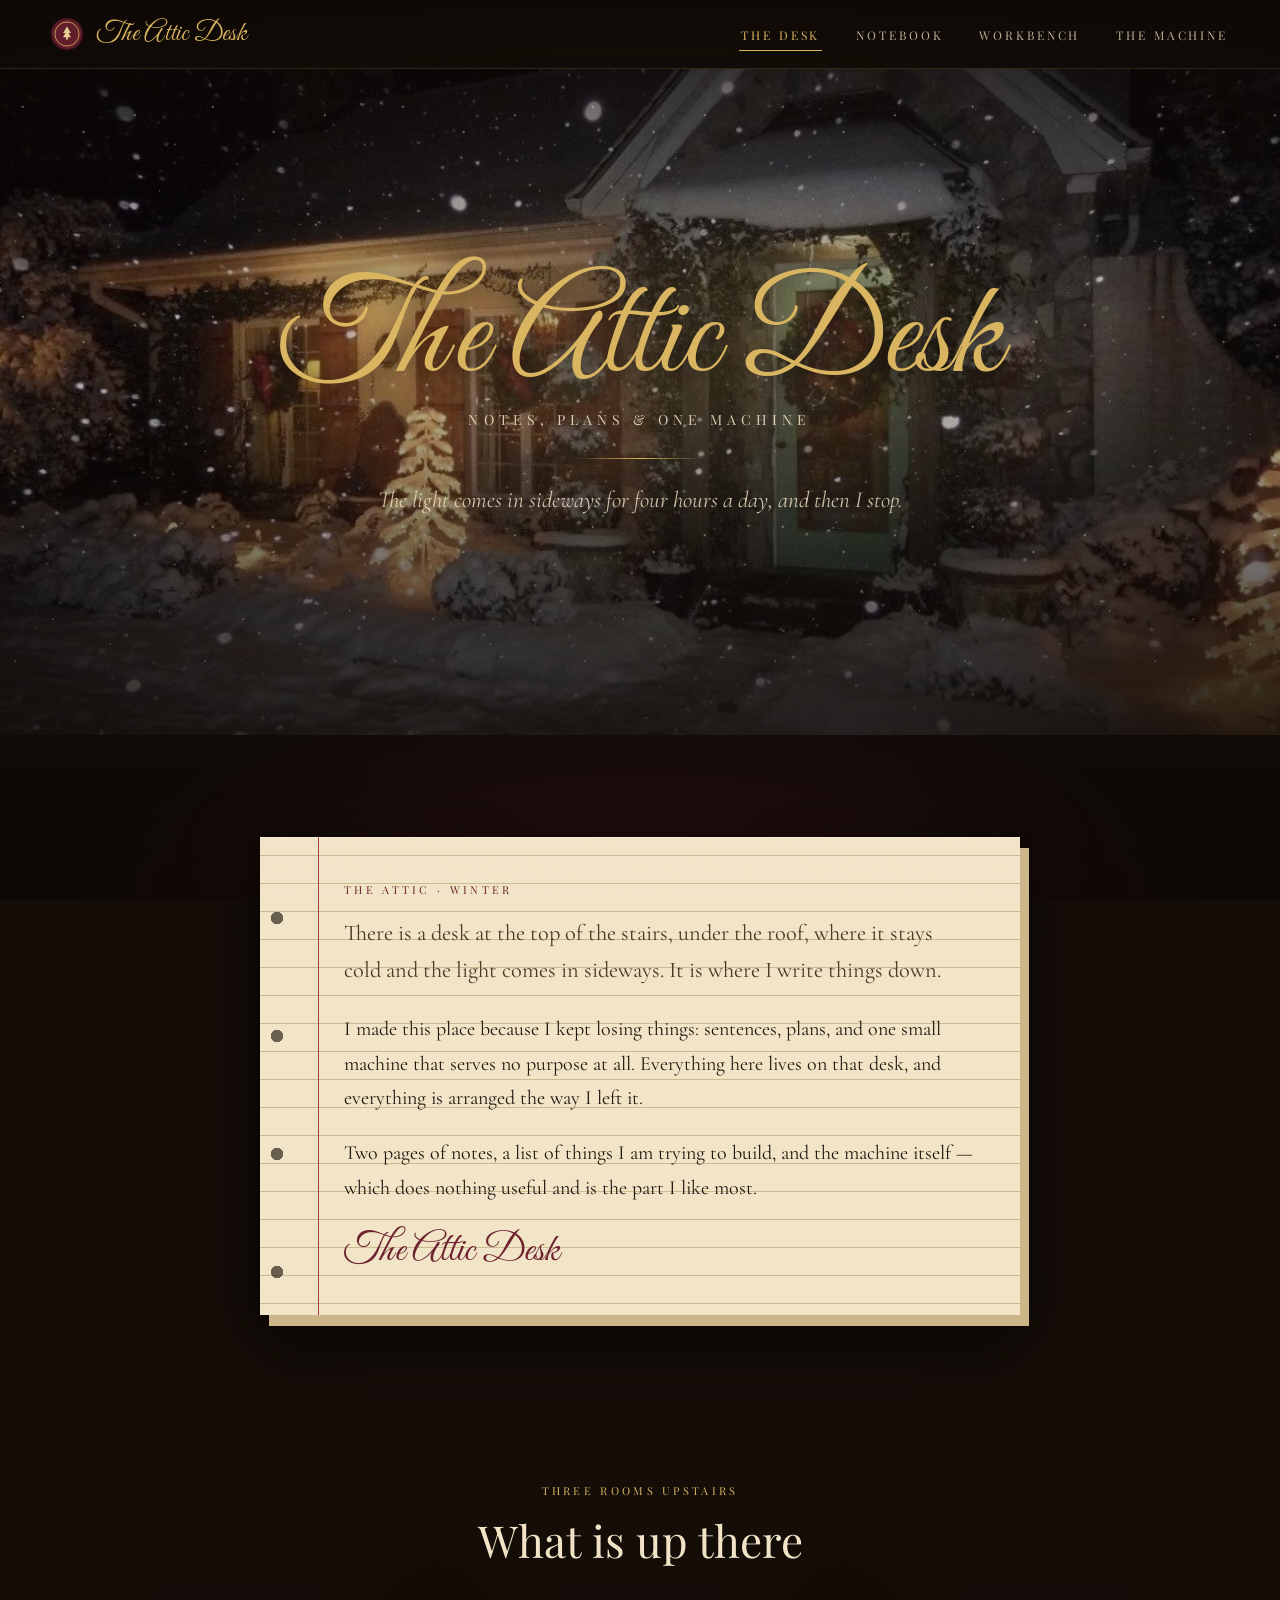
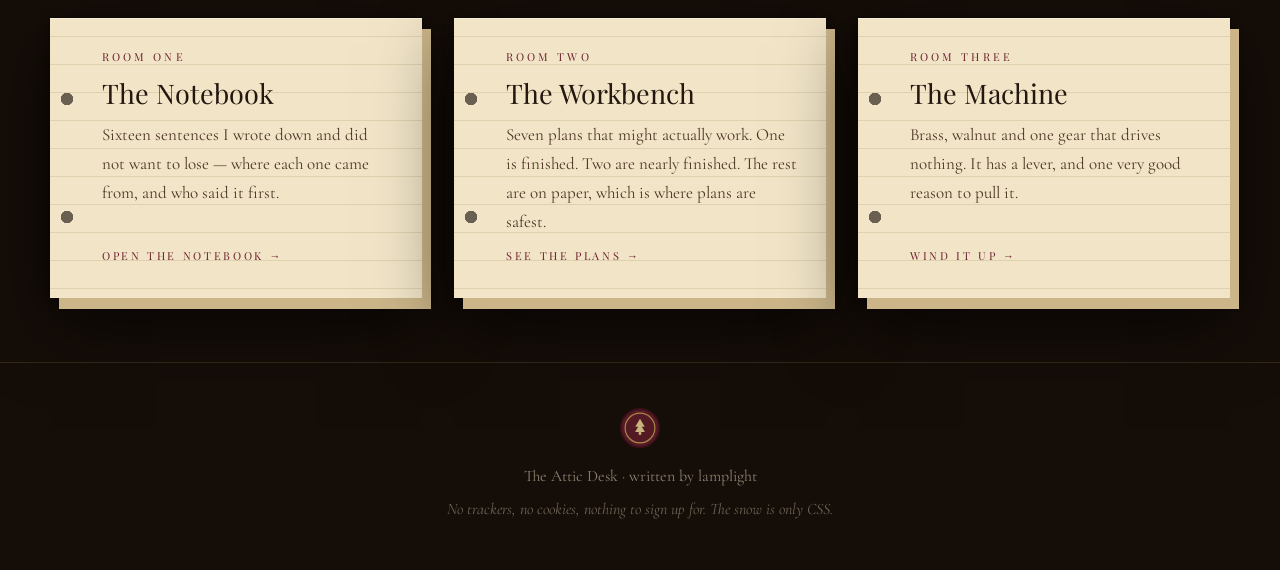
<file: index.html>
<!DOCTYPE html>
<html lang="en">
<head>
<meta charset="utf-8">
<meta name="viewport" content="width=device-width, initial-scale=1">
<title>The Attic Desk</title>
<meta name="description" content="A desk at the top of the stairs: sixteen sentences worth keeping, seven plans worth building, and one machine that serves no purpose whatsoever.">
<link rel="stylesheet" href="style.css">
<link rel="icon" href="data:image/svg+xml,%3Csvg xmlns='http://www.w3.org/2000/svg' viewBox='0 0 48 48'%3E%3Ccircle cx='24' cy='24' r='22' fill='%235f1d2a'/%3E%3Ccircle cx='24' cy='24' r='17' fill='none' stroke='%23d9b45f' stroke-width='1.3'/%3E%3Cpath d='M24 13.5l5.4 9.2h-3.3l3.5 5.8H18.4l3.5-5.8h-3.3z' fill='%23e8cf92'/%3E%3C/svg%3E">
</head>
<body>

<header class="site-head">
  <div class="wrap" data-nav></div>
</header>

<main id="main">

  <section class="hero">
    <div class="snowfall" aria-hidden="true"></div>
    <div class="hero__inner">
      <h1 class="hero__title">The Attic Desk</h1>
      <p class="hero__sub">Notes, plans &amp; one machine</p>
      <div class="hero__rule" aria-hidden="true"></div>
      <p class="hero__line">The light comes in sideways for four hours a day, and then I stop.</p>
    </div>
  </section>

  <section class="section">
    <div class="wrap">
      <div class="sheet desk-note">
        <div class="sheet__body">
          <span class="eyebrow eyebrow--ink">The Attic &middot; Winter</span>
          <p class="lede">There is a desk at the top of the stairs, under the roof, where it stays cold and the light comes in sideways. It is where I write things down.</p>
          <p>I made this place because I kept losing things: sentences, plans, and one small machine that serves no purpose at all. Everything here lives on that desk, and everything is arranged the way I left it.</p>
          <p>Two pages of notes, a list of things I am trying to build, and the machine itself — which does nothing useful and is the part I like most.</p>
          <p class="sig">The Attic Desk</p>
        </div>
      </div>
    </div>
  </section>

  <section class="section section--tight">
    <div class="wrap">
      <div class="section__head">
        <span class="eyebrow">Three rooms upstairs</span>
        <h2 class="section__title">What is up there</h2>
      </div>

      <div class="rooms">

        <a class="sheet room" href="quotes.html">
          <span class="room__num">Room one</span>
          <h3 class="room__title">The Notebook</h3>
          <p class="room__text">Sixteen sentences I wrote down and did not want to lose — where each one came from, and who said it first.</p>
          <span class="room__go">Open the notebook &rarr;</span>
        </a>

        <a class="sheet room" href="project.html">
          <span class="room__num">Room two</span>
          <h3 class="room__title">The Workbench</h3>
          <p class="room__text">Seven plans that might actually work. One is finished. Two are nearly finished. The rest are on paper, which is where plans are safest.</p>
          <span class="room__go">See the plans &rarr;</span>
        </a>

        <a class="sheet room" href="machine.html">
          <span class="room__num">Room three</span>
          <h3 class="room__title">The Machine</h3>
          <p class="room__text">Brass, walnut and one gear that drives nothing. It has a lever, and one very good reason to pull it.</p>
          <span class="room__go">Wind it up &rarr;</span>
        </a>

      </div>
    </div>
  </section>

</main>

<footer class="site-foot">
  <div class="wrap">
    <div class="site-foot__seal" aria-hidden="true">
      <svg viewBox="0 0 48 48" focusable="false">
        <circle cx="24" cy="24" r="22" fill="#5f1d2a"/>
        <circle cx="24" cy="24" r="22" fill="none" stroke="#3c1119" stroke-width="2"/>
        <circle cx="24" cy="24" r="17" fill="none" stroke="#d9b45f" stroke-width="1.3" opacity="0.85"/>
        <path d="M24 13.5l5.4 9.2h-3.3l3.5 5.8H18.4l3.5-5.8h-3.3z" fill="#e8cf92"/>
        <rect x="22.6" y="28.4" width="2.8" height="3.4" fill="#e8cf92"/>
      </svg>
    </div>
    <p>The Attic Desk &middot; written by lamplight</p>
    <p class="quiet">No trackers, no cookies, nothing to sign up for. The snow is only CSS.</p>
  </div>
</footer>

<script src="nav.js"></script>
</body>
</html>
</file>
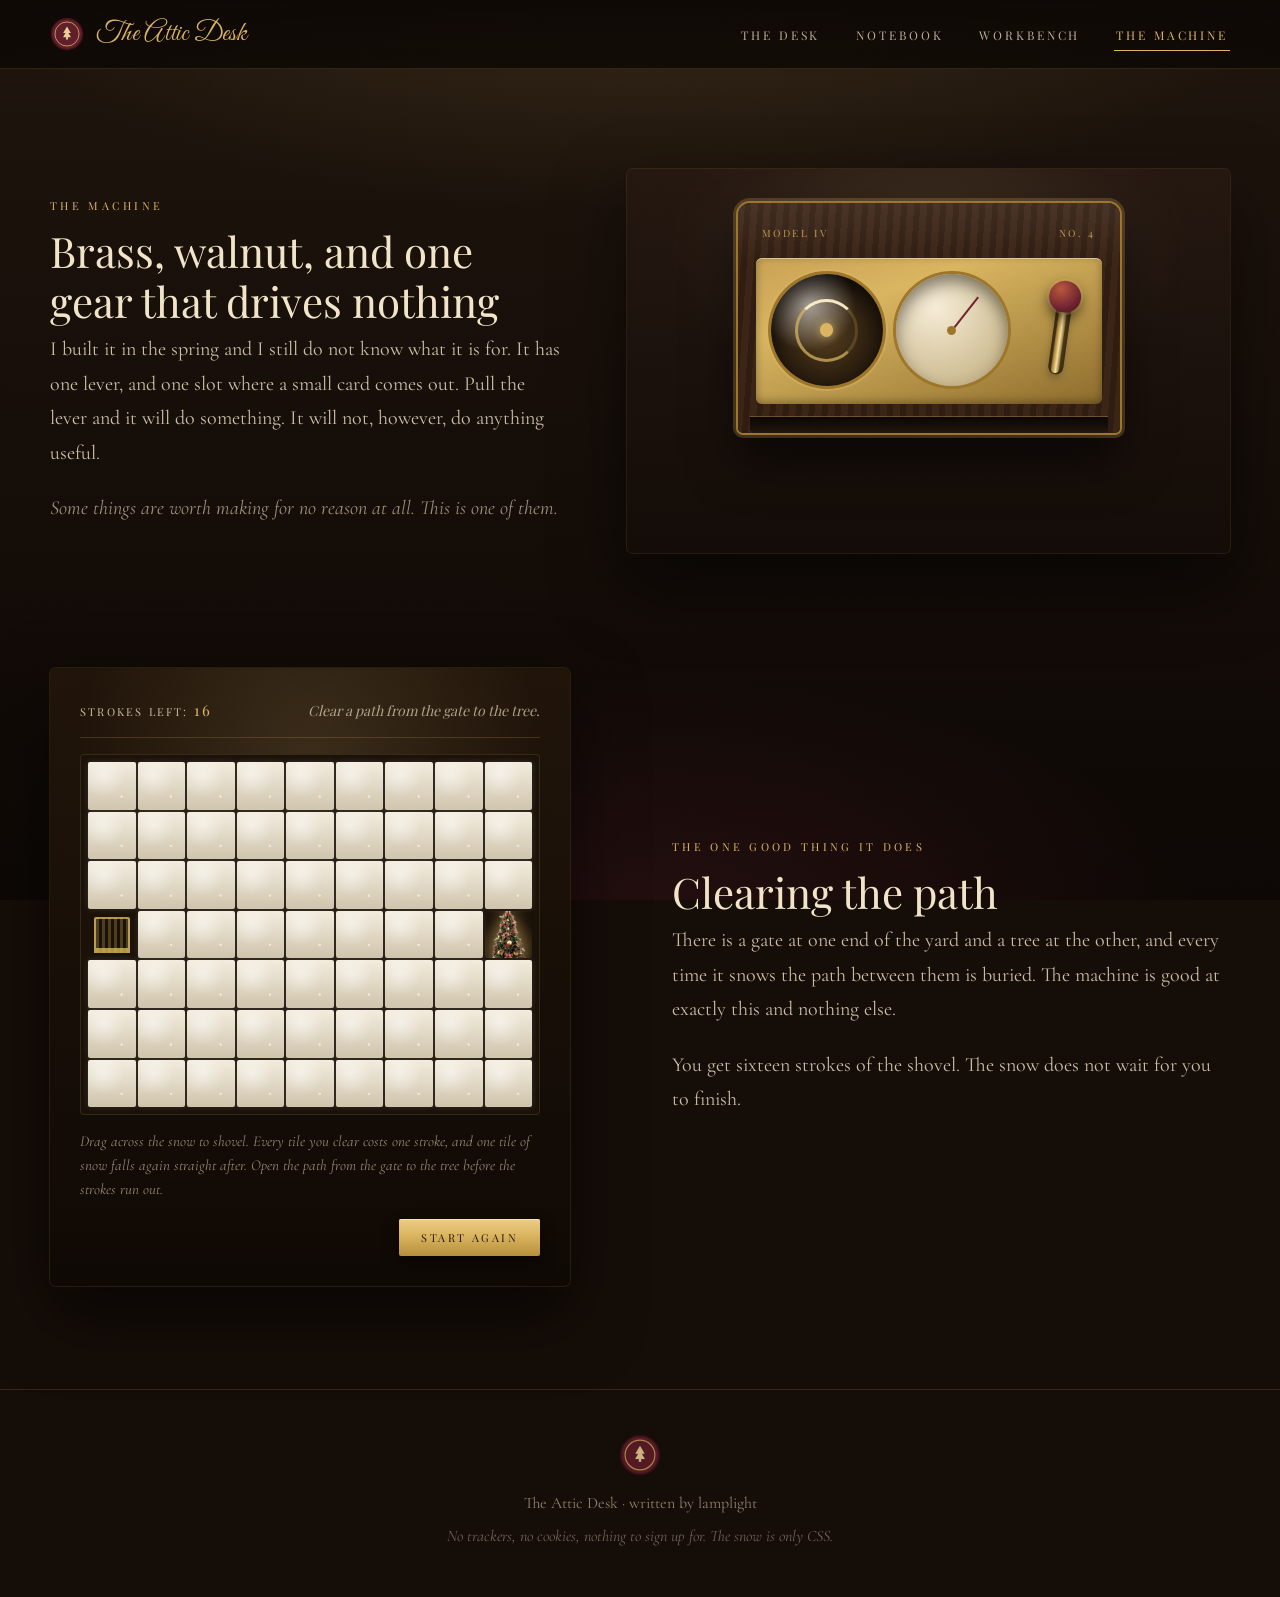
<file: machine.html>
<!DOCTYPE html>
<html lang="en">
<head>
<meta charset="utf-8">
<meta name="viewport" content="width=device-width, initial-scale=1">
<title>The Machine &middot; The Attic Desk</title>
<meta name="description" content="A contraption in brass and walnut with one lever and one slot. It does nothing useful. It is also very good at clearing snow.">
<link rel="stylesheet" href="style.css">
<link rel="icon" href="data:image/svg+xml,%3Csvg xmlns='http://www.w3.org/2000/svg' viewBox='0 0 48 48'%3E%3Ccircle cx='24' cy='24' r='22' fill='%235f1d2a'/%3E%3Ccircle cx='24' cy='24' r='17' fill='none' stroke='%23d9b45f' stroke-width='1.3'/%3E%3Cpath d='M24 13.5l5.4 9.2h-3.3l3.5 5.8H18.4l3.5-5.8h-3.3z' fill='%23e8cf92'/%3E%3C/svg%3E">
</head>
<body>

<header class="site-head">
  <div class="wrap" data-nav></div>
</header>

<main id="main">

  <section class="machine-page">
    <div class="wrap">

      <div class="act">
        <div class="act__body">
          <span class="eyebrow">The Machine</span>
          <h2>Brass, walnut, and one gear that drives nothing</h2>
          <p>I built it in the spring and I still do not know what it is for. It has one lever, and one slot where a small card comes out. Pull the lever and it will do something. It will not, however, do anything useful.</p>
          <p class="quiet">Some things are worth making for no reason at all. This is one of them.</p>
        </div>

        <div class="bench">
          <div class="cabinet" id="machine">
            <div class="cabinet__top">
              <span class="cabinet__label">Model IV</span>
              <span class="cabinet__label">No. 4</span>
            </div>

            <div class="cabinet__face">
              <div class="dome" aria-hidden="true"><div class="flywheel"></div></div>
              <div class="gauge" aria-hidden="true">
                <div class="gauge__needle"></div>
                <div class="gauge__pin"></div>
              </div>
              <button class="lever" id="lever" type="button">
                <span class="lever__arm" aria-hidden="true"></span>
                <span class="lever__knob" aria-hidden="true"></span>
                <span class="sr-only">Pull the lever</span>
              </button>
            </div>

            <div class="slot">
              <p class="slip" id="slip" aria-live="polite">Something will come out.</p>
            </div>
          </div>
        </div>
      </div>

      <div class="act act--flip">
        <div class="act__body">
          <span class="eyebrow">The one good thing it does</span>
          <h2>Clearing the path</h2>
          <p>There is a gate at one end of the yard and a tree at the other, and every time it snows the path between them is buried. The machine is good at exactly this and nothing else.</p>
          <p>You get sixteen strokes of the shovel. The snow does not wait for you to finish.</p>
        </div>

        <div class="game">
          <div class="game__bar">
            <span class="game__strokes">Strokes left: <b id="strokes">16</b></span>
            <span class="game__status" id="status">Clear a path from the gate to the tree.</span>
          </div>

          <div class="field" id="field" tabindex="0"
               role="application"
               aria-label="A yard under snow. Use the arrow keys to move, and space or enter to shovel. Open a path from the gate to the tree.">
            <img class="field__shovel" id="shovel" alt=""
                 src="data:image/svg+xml,%3Csvg xmlns='http://www.w3.org/2000/svg' viewBox='0 0 24 24' fill='none'%3E%3Cpath d='M3.6 13.4h9.2v6.2c0 .9-.7 1.6-1.6 1.6H5.2c-.9 0-1.6-.7-1.6-1.6z' fill='%23c8d2da' stroke='%238f9aa4' stroke-width='1'/%3E%3Cpath d='M8.2 13.4V5' stroke='%23a8802f' stroke-width='2.4' stroke-linecap='round'/%3E%3Cpath d='M5.4 5h5.6' stroke='%23a8802f' stroke-width='2.4' stroke-linecap='round'/%3E%3C/svg%3E">
          </div>

          <p class="game__hint">Drag across the snow to shovel. Every tile you clear costs one stroke, and one tile of snow falls again straight after. Open the path from the gate to the tree before the strokes run out.</p>

          <div class="game__foot">
            <span class="result" id="result"></span>
            <button class="brass-btn" id="reset" type="button">Start again</button>
          </div>
        </div>
      </div>

    </div>
  </section>

</main>

<footer class="site-foot">
  <div class="wrap">
    <div class="site-foot__seal" aria-hidden="true">
      <svg viewBox="0 0 48 48" focusable="false">
        <circle cx="24" cy="24" r="22" fill="#5f1d2a"/>
        <circle cx="24" cy="24" r="22" fill="none" stroke="#3c1119" stroke-width="2"/>
        <circle cx="24" cy="24" r="17" fill="none" stroke="#d9b45f" stroke-width="1.3" opacity="0.85"/>
        <path d="M24 13.5l5.4 9.2h-3.3l3.5 5.8H18.4l3.5-5.8h-3.3z" fill="#e8cf92"/>
        <rect x="22.6" y="28.4" width="2.8" height="3.4" fill="#e8cf92"/>
      </svg>
    </div>
    <p>The Attic Desk &middot; written by lamplight</p>
    <p class="quiet">No trackers, no cookies, nothing to sign up for. The snow is only CSS.</p>
  </div>
</footer>

<script src="nav.js"></script>
<script src="machine.js"></script>
</body>
</html>
</file>
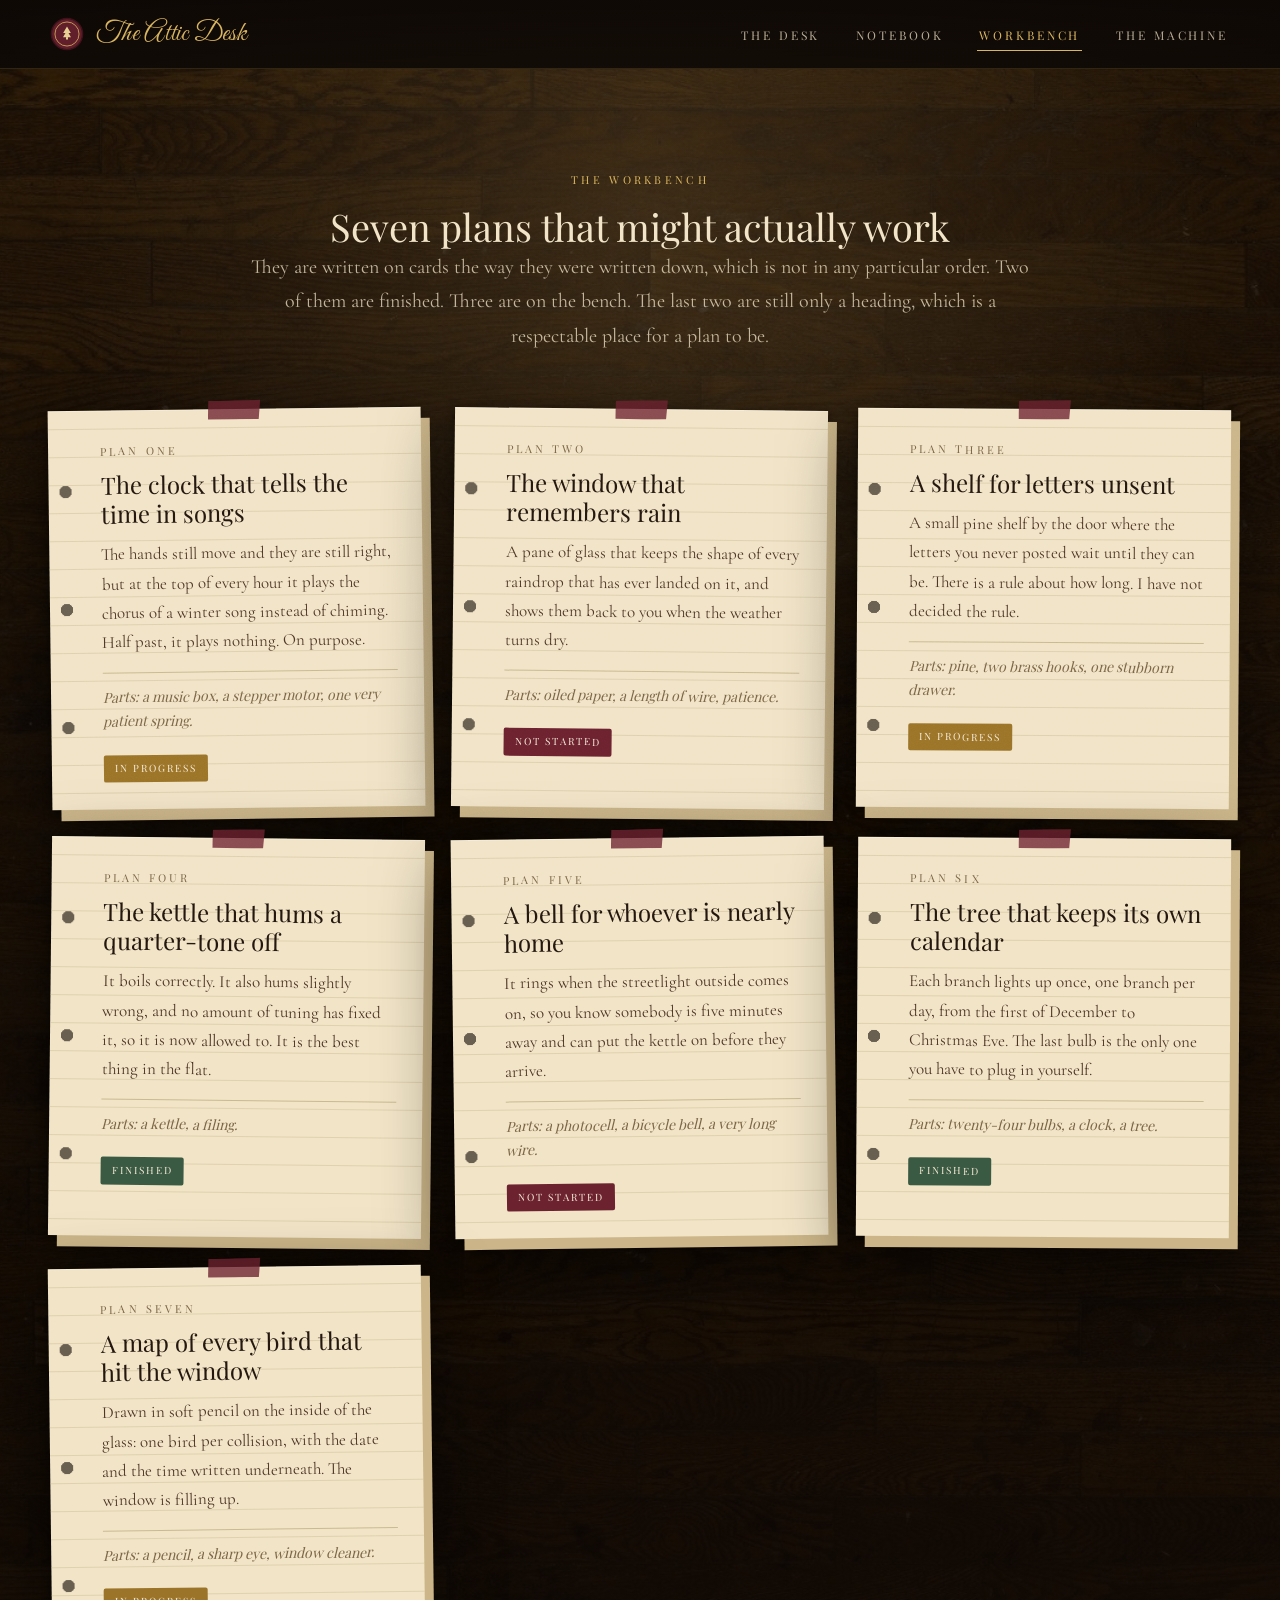
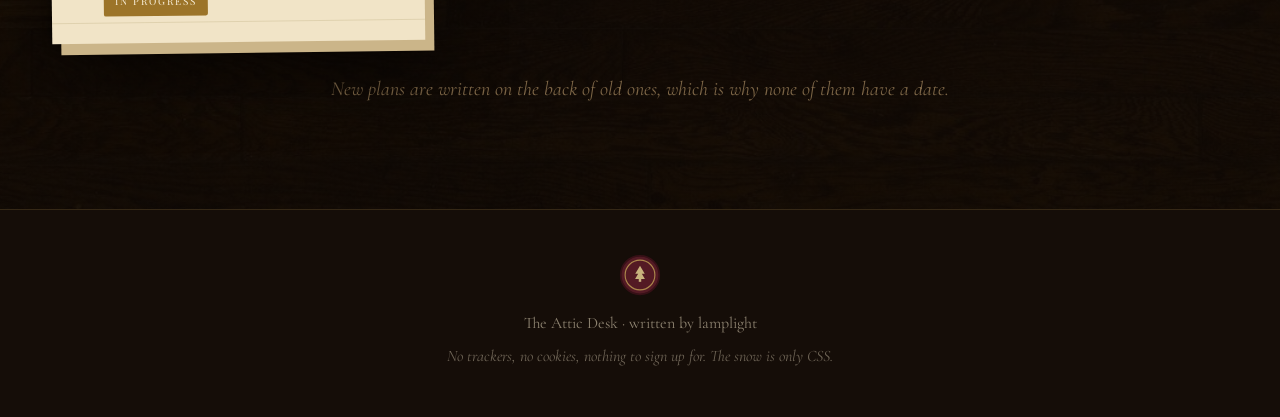
<file: project.html>
<!DOCTYPE html>
<html lang="en">
<head>
<meta charset="utf-8">
<meta name="viewport" content="width=device-width, initial-scale=1">
<title>The Workbench &middot; The Attic Desk</title>
<meta name="description" content="Seven plans that might actually work: a clock that tells the time in songs, a window that remembers rain, a shelf for letters unsent, and four more.">
<link rel="stylesheet" href="style.css">
<link rel="icon" href="data:image/svg+xml,%3Csvg xmlns='http://www.w3.org/2000/svg' viewBox='0 0 48 48'%3E%3Ccircle cx='24' cy='24' r='22' fill='%235f1d2a'/%3E%3Ccircle cx='24' cy='24' r='17' fill='none' stroke='%23d9b45f' stroke-width='1.3'/%3E%3Cpath d='M24 13.5l5.4 9.2h-3.3l3.5 5.8H18.4l3.5-5.8h-3.3z' fill='%23e8cf92'/%3E%3C/svg%3E">
</head>
<body>

<header class="site-head">
  <div class="wrap" data-nav></div>
</header>

<main id="main">

  <section class="workbench">
    <div class="wrap">

      <div class="bench-head">
        <span class="eyebrow">The Workbench</span>
        <h1 class="section__title">Seven plans that might actually work</h1>
        <p>They are written on cards the way they were written down, which is not in any particular order. Two of them are finished. Three are on the bench. The last two are still only a heading, which is a respectable place for a plan to be.</p>
      </div>

      <div class="plans">

        <article class="sheet plan">
          <span class="plan__pin" aria-hidden="true"></span>
          <span class="plan__no">Plan one</span>
          <h2 class="plan__title">The clock that tells the time in songs</h2>
          <p class="plan__pitch">The hands still move and they are still right, but at the top of every hour it plays the chorus of a winter song instead of chiming. Half past, it plays nothing. On purpose.</p>
          <p class="plan__parts">Parts: a music box, a stepper motor, one very patient spring.</p>
          <span class="plan__status plan__status--progress">In progress</span>
        </article>

        <article class="sheet plan">
          <span class="plan__pin" aria-hidden="true"></span>
          <span class="plan__no">Plan two</span>
          <h2 class="plan__title">The window that remembers rain</h2>
          <p class="plan__pitch">A pane of glass that keeps the shape of every raindrop that has ever landed on it, and shows them back to you when the weather turns dry.</p>
          <p class="plan__parts">Parts: oiled paper, a length of wire, patience.</p>
          <span class="plan__status plan__status--waiting">Not started</span>
        </article>

        <article class="sheet plan">
          <span class="plan__pin" aria-hidden="true"></span>
          <span class="plan__no">Plan three</span>
          <h2 class="plan__title">A shelf for letters unsent</h2>
          <p class="plan__pitch">A small pine shelf by the door where the letters you never posted wait until they can be. There is a rule about how long. I have not decided the rule.</p>
          <p class="plan__parts">Parts: pine, two brass hooks, one stubborn drawer.</p>
          <span class="plan__status plan__status--progress">In progress</span>
        </article>

        <article class="sheet plan">
          <span class="plan__pin" aria-hidden="true"></span>
          <span class="plan__no">Plan four</span>
          <h2 class="plan__title">The kettle that hums a quarter-tone off</h2>
          <p class="plan__pitch">It boils correctly. It also hums slightly wrong, and no amount of tuning has fixed it, so it is now allowed to. It is the best thing in the flat.</p>
          <p class="plan__parts">Parts: a kettle, a filing.</p>
          <span class="plan__status plan__status--done">Finished</span>
        </article>

        <article class="sheet plan">
          <span class="plan__pin" aria-hidden="true"></span>
          <span class="plan__no">Plan five</span>
          <h2 class="plan__title">A bell for whoever is nearly home</h2>
          <p class="plan__pitch">It rings when the streetlight outside comes on, so you know somebody is five minutes away and can put the kettle on before they arrive.</p>
          <p class="plan__parts">Parts: a photocell, a bicycle bell, a very long wire.</p>
          <span class="plan__status plan__status--waiting">Not started</span>
        </article>

        <article class="sheet plan">
          <span class="plan__pin" aria-hidden="true"></span>
          <span class="plan__no">Plan six</span>
          <h2 class="plan__title">The tree that keeps its own calendar</h2>
          <p class="plan__pitch">Each branch lights up once, one branch per day, from the first of December to Christmas Eve. The last bulb is the only one you have to plug in yourself.</p>
          <p class="plan__parts">Parts: twenty-four bulbs, a clock, a tree.</p>
          <span class="plan__status plan__status--done">Finished</span>
        </article>

        <article class="sheet plan">
          <span class="plan__pin" aria-hidden="true"></span>
          <span class="plan__no">Plan seven</span>
          <h2 class="plan__title">A map of every bird that hit the window</h2>
          <p class="plan__pitch">Drawn in soft pencil on the inside of the glass: one bird per collision, with the date and the time written underneath. The window is filling up.</p>
          <p class="plan__parts">Parts: a pencil, a sharp eye, window cleaner.</p>
          <span class="plan__status plan__status--progress">In progress</span>
        </article>

      </div>

      <p class="quiet" style="text-align:center;margin-top:30px;">New plans are written on the back of old ones, which is why none of them have a date.</p>
    </div>
  </section>

</main>

<footer class="site-foot">
  <div class="wrap">
    <div class="site-foot__seal" aria-hidden="true">
      <svg viewBox="0 0 48 48" focusable="false">
        <circle cx="24" cy="24" r="22" fill="#5f1d2a"/>
        <circle cx="24" cy="24" r="22" fill="none" stroke="#3c1119" stroke-width="2"/>
        <circle cx="24" cy="24" r="17" fill="none" stroke="#d9b45f" stroke-width="1.3" opacity="0.85"/>
        <path d="M24 13.5l5.4 9.2h-3.3l3.5 5.8H18.4l3.5-5.8h-3.3z" fill="#e8cf92"/>
        <rect x="22.6" y="28.4" width="2.8" height="3.4" fill="#e8cf92"/>
      </svg>
    </div>
    <p>The Attic Desk &middot; written by lamplight</p>
    <p class="quiet">No trackers, no cookies, nothing to sign up for. The snow is only CSS.</p>
  </div>
</footer>

<script src="nav.js"></script>
</body>
</html>
</file>
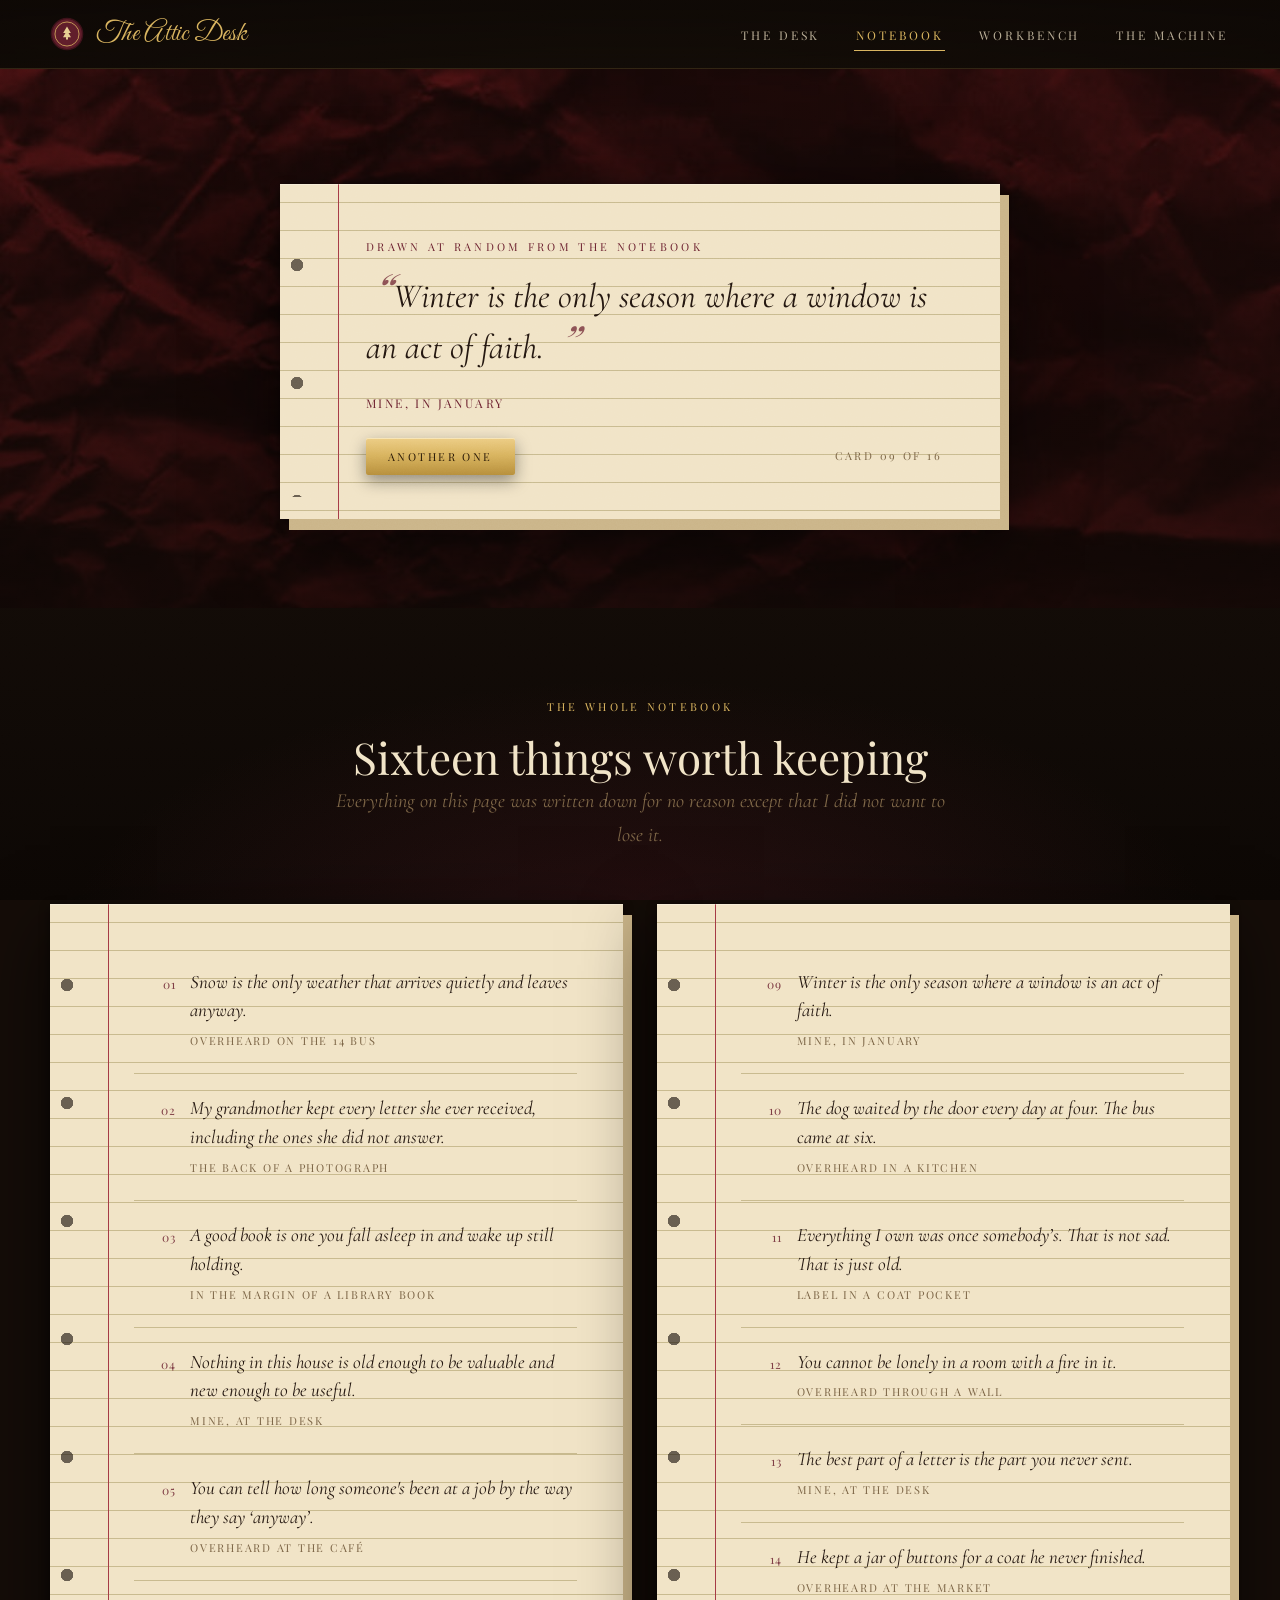
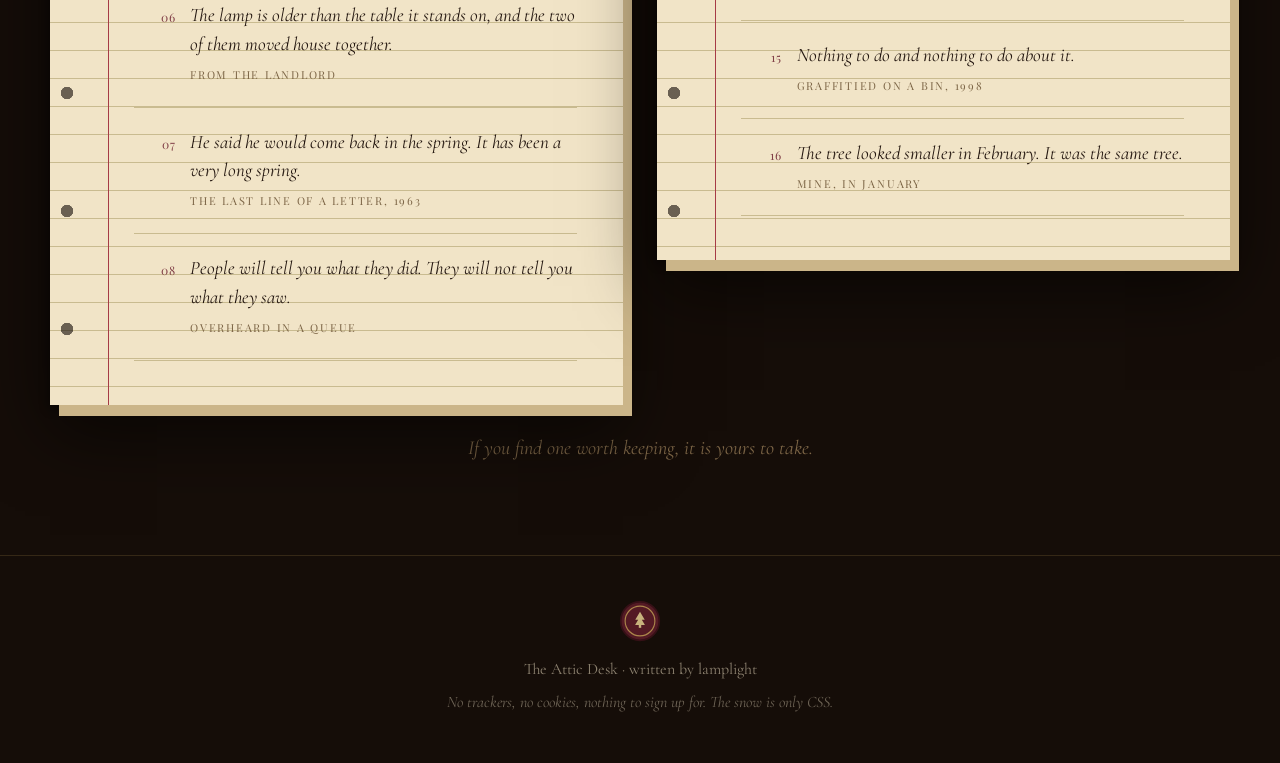
<file: quotes.html>
<!DOCTYPE html>
<html lang="en">
<head>
<meta charset="utf-8">
<meta name="viewport" content="width=device-width, initial-scale=1">
<title>The Notebook &middot; The Attic Desk</title>
<meta name="description" content="Sixteen sentences worth keeping: overheard on a bus, copied out of a letter, written down at the desk before they were lost.">
<link rel="stylesheet" href="style.css">
<link rel="icon" href="data:image/svg+xml,%3Csvg xmlns='http://www.w3.org/2000/svg' viewBox='0 0 48 48'%3E%3Ccircle cx='24' cy='24' r='22' fill='%235f1d2a'/%3E%3Ccircle cx='24' cy='24' r='17' fill='none' stroke='%23d9b45f' stroke-width='1.3'/%3E%3Cpath d='M24 13.5l5.4 9.2h-3.3l3.5 5.8H18.4l3.5-5.8h-3.3z' fill='%23e8cf92'/%3E%3C/svg%3E">
</head>
<body>

<header class="site-head">
  <div class="wrap" data-nav></div>
</header>

<main id="main">

  <section class="quote-hero">
    <div class="wrap">
      <div class="sheet quote-card">
        <span class="eyebrow eyebrow--ink">Drawn at random from the notebook</span>
        <p class="quote-card__text">
          <span class="quote-card__mark" aria-hidden="true">&ldquo;</span> <span id="hero-quote-text">Snow is the only weather that arrives quietly and leaves anyway.</span> <span class="quote-card__mark" aria-hidden="true">&rdquo;</span>
        </p>
        <p class="quote-card__source" id="hero-source">Overheard on the 14 bus</p>
        <div class="quote-card__foot">
          <button class="brass-btn" id="another" type="button">Another one</button>
          <span class="quote-card__count" id="hero-count">Card 1 of 16</span>
        </div>
      </div>
    </div>
  </section>

  <section class="notebook">
    <div class="wrap">
      <div class="section__head">
        <span class="eyebrow">The whole notebook</span>
        <h2 class="section__title">Sixteen things worth keeping</h2>
        <p class="quiet">Everything on this page was written down for no reason except that I did not want to lose it.</p>
      </div>

      <div class="ledger">
        <div class="sheet">
          <div class="sheet__body">
            <ol class="ledger__col">

            <li class="entry">
              <span class="entry__no" aria-hidden="true">01</span>
              <p class="entry__quote">Snow is the only weather that arrives quietly and leaves anyway.</p>
              <p class="entry__source">Overheard on the 14 bus</p>
            </li>

            <li class="entry">
              <span class="entry__no" aria-hidden="true">02</span>
              <p class="entry__quote">My grandmother kept every letter she ever received, including the ones she did not answer.</p>
              <p class="entry__source">The back of a photograph</p>
            </li>

            <li class="entry">
              <span class="entry__no" aria-hidden="true">03</span>
              <p class="entry__quote">A good book is one you fall asleep in and wake up still holding.</p>
              <p class="entry__source">In the margin of a library book</p>
            </li>

            <li class="entry">
              <span class="entry__no" aria-hidden="true">04</span>
              <p class="entry__quote">Nothing in this house is old enough to be valuable and new enough to be useful.</p>
              <p class="entry__source">Mine, at the desk</p>
            </li>

            <li class="entry">
              <span class="entry__no" aria-hidden="true">05</span>
              <p class="entry__quote">You can tell how long someone's been at a job by the way they say &lsquo;anyway&rsquo;.</p>
              <p class="entry__source">Overheard at the caf&eacute;</p>
            </li>

            <li class="entry">
              <span class="entry__no" aria-hidden="true">06</span>
              <p class="entry__quote">The lamp is older than the table it stands on, and the two of them moved house together.</p>
              <p class="entry__source">From the landlord</p>
            </li>

            <li class="entry">
              <span class="entry__no" aria-hidden="true">07</span>
              <p class="entry__quote">He said he would come back in the spring. It has been a very long spring.</p>
              <p class="entry__source">The last line of a letter, 1963</p>
            </li>

            <li class="entry">
              <span class="entry__no" aria-hidden="true">08</span>
              <p class="entry__quote">People will tell you what they did. They will not tell you what they saw.</p>
              <p class="entry__source">Overheard in a queue</p>
            </li>

            </ol>
          </div>
        </div>

        <div class="sheet">
          <div class="sheet__body">
            <ol class="ledger__col" start="9">
              <li class="entry">
                <span class="entry__no" aria-hidden="true">09</span>
                <p class="entry__quote">Winter is the only season where a window is an act of faith.</p>
                <p class="entry__source">Mine, in January</p>
              </li>

              <li class="entry">
                <span class="entry__no" aria-hidden="true">10</span>
              <p class="entry__quote">The dog waited by the door every day at four. The bus came at six.</p>
              <p class="entry__source">Overheard in a kitchen</p>
            </li>

            <li class="entry">
              <span class="entry__no" aria-hidden="true">11</span>
              <p class="entry__quote">Everything I own was once somebody&rsquo;s. That is not sad. That is just old.</p>
              <p class="entry__source">Label in a coat pocket</p>
            </li>

            <li class="entry">
              <span class="entry__no" aria-hidden="true">12</span>
              <p class="entry__quote">You cannot be lonely in a room with a fire in it.</p>
              <p class="entry__source">Overheard through a wall</p>
            </li>

            <li class="entry">
              <span class="entry__no" aria-hidden="true">13</span>
              <p class="entry__quote">The best part of a letter is the part you never sent.</p>
              <p class="entry__source">Mine, at the desk</p>
            </li>

            <li class="entry">
              <span class="entry__no" aria-hidden="true">14</span>
              <p class="entry__quote">He kept a jar of buttons for a coat he never finished.</p>
              <p class="entry__source">Overheard at the market</p>
            </li>

            <li class="entry">
              <span class="entry__no" aria-hidden="true">15</span>
              <p class="entry__quote">Nothing to do and nothing to do about it.</p>
              <p class="entry__source">Graffitied on a bin, 1998</p>
            </li>

            <li class="entry">
              <span class="entry__no" aria-hidden="true">16</span>
              <p class="entry__quote">The tree looked smaller in February. It was the same tree.</p>
              <p class="entry__source">Mine, in January</p>
            </li>

            </ol>
          </div>
        </div>
      </div>

      <p class="quiet" style="text-align:center;margin-top:26px;">If you find one worth keeping, it is yours to take.</p>
    </div>
  </section>

</main>

<footer class="site-foot">
  <div class="wrap">
    <div class="site-foot__seal" aria-hidden="true">
      <svg viewBox="0 0 48 48" focusable="false">
        <circle cx="24" cy="24" r="22" fill="#5f1d2a"/>
        <circle cx="24" cy="24" r="22" fill="none" stroke="#3c1119" stroke-width="2"/>
        <circle cx="24" cy="24" r="17" fill="none" stroke="#d9b45f" stroke-width="1.3" opacity="0.85"/>
        <path d="M24 13.5l5.4 9.2h-3.3l3.5 5.8H18.4l3.5-5.8h-3.3z" fill="#e8cf92"/>
        <rect x="22.6" y="28.4" width="2.8" height="3.4" fill="#e8cf92"/>
      </svg>
    </div>
    <p>The Attic Desk &middot; written by lamplight</p>
    <p class="quiet">No trackers, no cookies, nothing to sign up for. The snow is only CSS.</p>
  </div>
</footer>

<script src="nav.js"></script>
<script src="quotes.js"></script>
</body>
</html>
</file>
<file: style.css>
/* =========================================================
   THE ATTIC DESK
   A winter notebook that lives on a desk in the dark.
   Nothing here floats: every part of the page is a physical
   object lying under one lamp — cream ledger sheets, ruled
   lines, a red margin, index cards, a wax seal, one machine
   made of brass and walnut.
   ========================================================= */

/* ---------------------------------------------------------
   1 · the fonts, carried over from the house
   --------------------------------------------------------- */

@font-face {
  font-family: 'Cormorant Garamond';
  font-style: italic;
  font-weight: 400;
  font-display: swap;
  src: url('assets/fonts/cormorant-garamond-400-italic-latin.woff2') format('woff2');
  unicode-range: U+0000-00FF, U+0131, U+0152-0153, U+02BB-02BC, U+02C6, U+02DA, U+02DC, U+0304, U+0308, U+0329, U+2000-206F, U+20AC, U+2122, U+2191, U+2193, U+2212, U+2215, U+FEFF, U+FFFD;
}
@font-face {
  font-family: 'Cormorant Garamond';
  font-style: italic;
  font-weight: 400;
  font-display: swap;
  src: url('assets/fonts/cormorant-garamond-400-italic-latin-ext.woff2') format('woff2');
  unicode-range: U+0100-02BA, U+02BD-02C5, U+02C7-02CC, U+02CE-02D7, U+02DD-02FF, U+0304, U+0308, U+0329, U+1D00-1E9F, U+1EF2-1EFF, U+2020, U+2A6D, U+A720-A7FF;
}
@font-face {
  font-family: 'Cormorant Garamond';
  font-style: normal;
  font-weight: 400;
  font-display: swap;
  src: url('assets/fonts/cormorant-garamond-400-normal-latin.woff2') format('woff2');
  unicode-range: U+0000-00FF, U+0131, U+0152-0153, U+02BB-02BC, U+02C6, U+02DA, U+02DC, U+0304, U+0308, U+0329, U+2000-206F, U+20AC, U+2122, U+2191, U+2193, U+2212, U+2215, U+FEFF, U+FFFD;
}
@font-face {
  font-family: 'Cormorant Garamond';
  font-style: normal;
  font-weight: 400;
  font-display: swap;
  src: url('assets/fonts/cormorant-garamond-400-normal-latin-ext.woff2') format('woff2');
  unicode-range: U+0100-02BA, U+02BD-02C5, U+02C7-02CC, U+02CE-02D7, U+02DD-02FF, U+0304, U+0308, U+0329, U+1D00-1E9F, U+1EF2-1EFF, U+2020, U+2A6D, U+A720-A7FF;
}
@font-face {
  font-family: 'Great Vibes';
  font-style: normal;
  font-weight: 400;
  font-display: swap;
  src: url('assets/fonts/great-vibes-400-normal-latin.woff2') format('woff2');
  unicode-range: U+0000-00FF, U+0131, U+0152-0153, U+02BB-02BC, U+02C6, U+02DA, U+02DC, U+0304, U+0308, U+0329, U+2000-206F, U+20AC, U+2122, U+2191, U+2193, U+2212, U+2215, U+FEFF, U+FFFD;
}
@font-face {
  font-family: 'Great Vibes';
  font-style: normal;
  font-weight: 400;
  font-display: swap;
  src: url('assets/fonts/great-vibes-400-normal-latin-ext.woff2') format('woff2');
  unicode-range: U+0100-02BA, U+02BD-02C5, U+02C7-02CC, U+02CE-02D7, U+02DD-02FF, U+0304, U+0308, U+0329, U+1D00-1E9F, U+1EF2-1EFF, U+2020, U+2A6D, U+A720-A7FF;
}
@font-face {
  font-family: 'Playfair Display';
  font-style: normal;
  font-weight: 400;
  font-display: swap;
  src: url('assets/fonts/playfair-display-500-normal-latin.woff2') format('woff2');
  unicode-range: U+0000-00FF, U+0131, U+0152-0153, U+02BB-02BC, U+02C6, U+02DA, U+02DC, U+0304, U+0308, U+0329, U+2000-206F, U+20AC, U+2122, U+2191, U+2193, U+2212, U+2215, U+FEFF, U+FFFD;
}
@font-face {
  font-family: 'Playfair Display';
  font-style: normal;
  font-weight: 400;
  font-display: swap;
  src: url('assets/fonts/playfair-display-500-normal-latin-ext.woff2') format('woff2');
  unicode-range: U+0100-02BA, U+02BD-02C5, U+02C7-02CC, U+02CE-02D7, U+02DD-02FF, U+0304, U+0308, U+0329, U+1D00-1E9F, U+1EF2-1EFF, U+2020, U+2A6D, U+A720-A7FF;
}

/* ---------------------------------------------------------
   2 · the palette of the room
   --------------------------------------------------------- */

:root {
  /* the desk, and the lamp above it */
  --desk:        #150d08;
  --desk-2:      #1e140c;

  /* ink on paper */
  --ink:         #241710;
  --ink-soft:    #4e3626;
  --ink-faint:   #7d6647;

  /* paper */
  --paper:       #f1e4c7;
  --paper-2:     #e7d6b0;
  --paper-edge:  #cbb589;
  --rule:        #c9bb90;
  --margin-rule: #a63b46;

  /* the other three colours in the house */
  --wine:        #6d2230;
  --wine-deep:   #3e1119;
  --moss:        #3b5a43;
  --moss-deep:   #1a241c;
  --brass:       #d9b45f;
  --brass-deep:  #9c7429;

  --display: "Great Vibes", "Segoe Script", cursive;
  --head:    "Playfair Display", Georgia, "Times New Roman", serif;
  --body:    "Cormorant Garamond", Georgia, "Times New Roman", serif;

  --noise: url("data:image/svg+xml,%3Csvg xmlns='http://www.w3.org/2000/svg' width='180' height='180'%3E%3Cfilter id='n'%3E%3CfeTurbulence type='fractalNoise' baseFrequency='0.85' numOctaves='3' stitchTiles='stitch'/%3E%3CfeColorMatrix type='saturate' values='0'/%3E%3C/filter%3E%3Crect width='180' height='180' filter='url(%23n)' opacity='0.55'/%3E%3C/svg%3E");
}

/* ---------------------------------------------------------
   3 · base
   --------------------------------------------------------- */

*, *::before, *::after { box-sizing: border-box; }

html {
  -webkit-text-size-adjust: 100%;
  scroll-behavior: smooth;
}

body {
  margin: 0;
  min-height: 100%;
  font-family: var(--body);
  font-size: clamp(17px, 1.05vw + 14px, 20px);
  line-height: 1.72;
  color: var(--paper);
  background-color: var(--desk);
  background-image:
    radial-gradient(88% 48% at 50% -6%, rgba(217, 180, 95, 0.15), transparent 62%),
    radial-gradient(72% 46% at 50% 104%, rgba(109, 34, 48, 0.26), transparent 62%),
    linear-gradient(180deg, var(--desk-2) 0%, var(--desk) 48%, #0c0704 100%);
  background-attachment: fixed;
}

/* the grain of the desk */
body::after {
  content: "";
  position: fixed;
  inset: 0;
  z-index: 90;
  pointer-events: none;
  opacity: 0.14;
  mix-blend-mode: overlay;
  background-image: var(--noise);
}

img { max-width: 100%; display: block; }

a { color: var(--brass); text-decoration: none; }

h1, h2, h3, h4 {
  font-family: var(--head);
  font-weight: 400;
  line-height: 1.2;
  margin: 0;
}

p { margin: 0 0 1.05em; }
p:last-child { margin-bottom: 0; }

:focus-visible {
  outline: 2px solid var(--brass);
  outline-offset: 3px;
  border-radius: 3px;
}

.sr-only {
  position: absolute;
  width: 1px; height: 1px;
  margin: -1px; padding: 0;
  overflow: hidden;
  clip: rect(0 0 0 0);
  clip-path: inset(50%);
  white-space: nowrap;
  border: 0;
}

.wrap {
  width: min(1180px, 100% - clamp(20px, 5vw, 64px));
  margin-inline: auto;
}

/* ---------------------------------------------------------
   4 · the sheet of paper
   Cream, ruled, a red margin down the left, three holes
   punched through the edge.
   --------------------------------------------------------- */

.sheet {
  position: relative;
  z-index: 0;
  isolation: isolate;
  background-color: var(--paper);
  background-image:
    linear-gradient(var(--margin-rule), var(--margin-rule)),
    repeating-linear-gradient(to bottom, transparent 0 27px, var(--rule) 27px 28px);
  background-size: 1px 100%, 100% 28px;
  background-position: 58px 0, 0 19px;
  background-repeat: no-repeat, repeat;
  color: var(--ink);
  /* the sheet below it, peeking out at the bottom right */
  box-shadow:
    0 1px 0 rgba(255, 255, 255, 0.28) inset,
    9px 11px 0 var(--paper-edge),
    0 26px 70px rgba(0, 0, 0, 0.62),
    0 3px 10px rgba(0, 0, 0, 0.45);
}

/* the punched holes */
.sheet::before {
  content: "";
  position: absolute;
  z-index: 2;
  top: 22px;
  bottom: 22px;
  left: 11px;
  width: 12px;
  background-image: radial-gradient(circle at 50% 50%, rgba(22, 14, 9, 0.62) 0 6px, transparent 6.5px);
  background-size: 12px 118px;
  background-repeat: repeat-y;
  pointer-events: none;
}

.sheet__body { padding: clamp(26px, 4vw, 44px) clamp(24px, 4vw, 46px) clamp(26px, 4vw, 44px) 84px; }
.sheet__body--tight { padding-bottom: clamp(18px, 3vw, 28px); }

/* ---------------------------------------------------------
   5 · the small print, used everywhere
   --------------------------------------------------------- */

.eyebrow {
  display: block;
  font-family: var(--head);
  font-size: 11px;
  letter-spacing: 0.3em;
  text-transform: uppercase;
  color: var(--brass);
  margin: 0 0 14px;
}

.eyebrow--ink { color: var(--wine); }

.hairline {
  height: 1px;
  border: 0;
  margin: 0;
  background: linear-gradient(to right, var(--brass), rgba(217, 180, 95, 0));
  opacity: 0.55;
}

.lede {
  font-size: 1.12em;
  line-height: 1.66;
  color: var(--ink-soft);
}

.quiet { color: var(--ink-faint); font-style: italic; }

/* ---------------------------------------------------------
   6 · the header and the one navigation
   --------------------------------------------------------- */

.site-head {
  position: sticky;
  top: 0;
  z-index: 60;
  background:
    linear-gradient(180deg, rgba(12, 7, 4, 0.94), rgba(12, 7, 4, 0.82));
  backdrop-filter: blur(7px);
  -webkit-backdrop-filter: blur(7px);
  border-bottom: 1px solid rgba(217, 180, 95, 0.17);
}

.site-nav {
  display: flex;
  align-items: center;
  justify-content: space-between;
  gap: 20px;
  min-height: 68px;
}

.site-nav__mark {
  display: inline-flex;
  align-items: center;
  gap: 12px;
  color: var(--paper);
}

.site-nav__seal { display: block; width: 34px; height: 34px; flex: none; }
.site-nav__seal svg { display: block; width: 100%; height: 100%; }

.site-nav__word {
  font-family: var(--display);
  font-size: 27px;
  line-height: 1;
  color: var(--brass);
  letter-spacing: 0.01em;
}

.site-nav__list {
  display: flex;
  align-items: center;
  gap: clamp(14px, 2.6vw, 32px);
  margin: 0;
  padding: 0;
  list-style: none;
}

.site-nav__list a {
  position: relative;
  display: inline-block;
  padding: 6px 2px;
  font-family: var(--head);
  font-size: 12px;
  letter-spacing: 0.24em;
  text-transform: uppercase;
  color: rgba(241, 228, 199, 0.74);
  transition: color 0.25s ease;
}

.site-nav__list a::after {
  content: "";
  position: absolute;
  left: 0; right: 0; bottom: 0;
  height: 1px;
  background: var(--brass);
  transform: scaleX(0);
  transform-origin: left;
  transition: transform 0.3s ease;
}

.site-nav__list a:hover { color: var(--paper); }
.site-nav__list a:hover::after { transform: scaleX(1); }

.site-nav__list a[aria-current="page"] { color: var(--brass); }
.site-nav__list a[aria-current="page"]::after { transform: scaleX(1); }

.site-nav__toggle {
  display: none;
  width: 42px; height: 38px;
  padding: 0;
  border: 1px solid rgba(217, 180, 95, 0.3);
  border-radius: 3px;
  background: rgba(217, 180, 95, 0.07);
  cursor: pointer;
  position: relative;
}
.site-nav__toggle span {
  position: absolute;
  left: 11px;
  width: 18px; height: 1.5px;
  background: var(--brass);
  transition: transform 0.28s ease, opacity 0.2s ease;
}
.site-nav__toggle span:nth-child(1) { top: 12px; }
.site-nav__toggle span:nth-child(2) { top: 18px; }
.site-nav__toggle span:nth-child(3) { top: 24px; }
.site-nav__toggle[aria-expanded="true"] span:nth-child(1) { transform: translateY(6px) rotate(45deg); }
.site-nav__toggle[aria-expanded="true"] span:nth-child(2) { opacity: 0; }
.site-nav__toggle[aria-expanded="true"] span:nth-child(3) { transform: translateY(-6px) rotate(-45deg); }

/* ---------------------------------------------------------
   7 · the hero
   --------------------------------------------------------- */

.hero {
  position: relative;
  min-height: clamp(440px, 74vh, 720px);
  display: grid;
  place-items: center;
  overflow: hidden;
  text-align: center;
  padding: 80px 20px 90px;
  background-color: #120b07;
  background-image: url('assets/img/exterior-house.jpg');
  background-size: cover;
  background-position: center 46%;
}

.hero::before {
  content: "";
  position: absolute;
  inset: 0;
  background:
    radial-gradient(58% 44% at 50% 44%, rgba(255, 214, 140, 0.16), transparent 70%),
    linear-gradient(180deg, rgba(12, 7, 4, 0.66) 0%, rgba(12, 7, 4, 0.2) 38%, rgba(12, 7, 4, 0.82) 100%);
}

.hero::after {
  content: "";
  position: absolute;
  inset: 0;
  background: radial-gradient(120% 92% at 50% 46%, transparent 46%, rgba(10, 6, 3, 0.72) 100%);
}

.hero__inner { position: relative; z-index: 2; max-width: 760px; }

.hero__title {
  font-family: var(--display);
  font-weight: 400;
  font-size: clamp(34px, 10.5vw, 138px);
  line-height: 1;
  color: var(--brass);
  text-shadow: 0 4px 30px rgba(0, 0, 0, 0.85), 0 0 90px rgba(217, 180, 95, 0.3);
}

.hero__rule {
  width: 128px;
  height: 1px;
  margin: 26px auto 22px;
  background: linear-gradient(to right, transparent, var(--brass), transparent);
}

.hero__sub {
  font-family: var(--head);
  font-size: clamp(12px, 1.4vw, 14px);
  letter-spacing: 0.36em;
  text-transform: uppercase;
  color: rgba(241, 228, 199, 0.86);
  margin: 0 0 20px;
}

.hero__line {
  font-style: italic;
  font-size: clamp(18px, 2.2vw, 23px);
  color: rgba(241, 228, 199, 0.8);
  margin: 0;
}

/* the snow that keeps falling */
.snowfall {
  position: absolute;
  inset: 0;
  z-index: 1;
  pointer-events: none;
  background-image:
    radial-gradient(1.6px 1.6px at 12% 18%, rgba(255, 255, 255, 0.9), transparent),
    radial-gradient(1.2px 1.2px at 28% 62%, rgba(255, 255, 255, 0.65), transparent),
    radial-gradient(1.8px 1.8px at 44% 30%, rgba(255, 255, 255, 0.8), transparent),
    radial-gradient(1.2px 1.2px at 58% 74%, rgba(255, 255, 255, 0.6), transparent),
    radial-gradient(1.7px 1.7px at 71% 22%, rgba(255, 255, 255, 0.85), transparent),
    radial-gradient(1.2px 1.2px at 84% 58%, rgba(255, 255, 255, 0.7), transparent),
    radial-gradient(1.6px 1.6px at 92% 36%, rgba(255, 255, 255, 0.55), transparent),
    radial-gradient(1.2px 1.2px at 8% 82%, rgba(255, 255, 255, 0.65), transparent);
  background-size: 190px 210px;
  background-repeat: repeat;
  animation: drift 16s linear infinite;
  opacity: 0.55;
}

@keyframes drift {
  from { transform: translate3d(0, -6%, 0); }
  to   { transform: translate3d(0, 6%, 0); }
}

/* ---------------------------------------------------------
   8 · index page
   --------------------------------------------------------- */

.section { padding: clamp(56px, 8vw, 108px) 0; }
.section--tight { padding: clamp(40px, 5vw, 64px) 0; }

.section__head { max-width: 620px; margin: 0 auto clamp(30px, 4vw, 52px); text-align: center; }

.section__title {
  font-size: clamp(28px, 4vw, 44px);
  color: var(--paper);
}

.section__title em {
  font-style: italic;
  font-family: var(--body);
  color: var(--brass);
}

/* the introduction, written out on a sheet of its own */
.desk-note {
  max-width: 760px;
  margin: 0 auto;
}

.sig {
  margin-top: 26px;
  font-family: var(--display);
  font-size: 40px;
  line-height: 1;
  color: var(--wine);
}

/* the three rooms */
.rooms {
  display: grid;
  grid-template-columns: repeat(auto-fit, minmax(255px, 1fr));
  gap: clamp(20px, 2.6vw, 32px);
}

/* index cards and plan cards are ruled, but the red margin line would run
   through the writing, so they keep only the ruling */
.room, .plan {
  background-image: repeating-linear-gradient(to bottom, transparent 0 27px, rgba(201, 187, 144, 0.45) 27px 28px);
  background-size: 100% 28px;
  background-position: 0 19px;
  background-repeat: repeat;
}

.room {
  display: flex;
  flex-direction: column;
  gap: 10px;
  padding: 30px 28px 32px 52px;
  color: var(--ink);
  transition: transform 0.35s ease, box-shadow 0.35s ease;
}

.room:hover { transform: translateY(-6px) rotate(-0.35deg); }
.room:hover .room__go { transform: translateX(7px); }

.room__num {
  font-family: var(--head);
  font-size: 11px;
  letter-spacing: 0.28em;
  text-transform: uppercase;
  color: var(--wine);
}

.room__title {
  font-size: 27px;
  color: var(--ink);
}

.room__text { font-size: 17px; color: var(--ink-soft); margin: 0; flex: 1; }

.room__go {
  font-family: var(--head);
  font-size: 11px;
  letter-spacing: 0.24em;
  text-transform: uppercase;
  color: var(--wine);
  transition: transform 0.3s ease;
  display: inline-block;
}

.room__seal {
  position: absolute;
  top: 14px; right: 16px;
  width: 30px; height: 30px;
  opacity: 0.5;
}

/* ---------------------------------------------------------
   9 · quotes page
   --------------------------------------------------------- */

.quote-hero {
  position: relative;
  overflow: hidden;
  padding: clamp(60px, 9vw, 116px) 0 clamp(52px, 7vw, 92px);
  background-color: var(--wine-deep);
  background-image: url('assets/img/paper-crimson.jpg');
  background-size: cover;
  background-position: center;
}

.quote-hero::after {
  content: "";
  position: absolute;
  inset: 0;
  background:
    radial-gradient(66% 58% at 50% 48%, rgba(0, 0, 0, 0.28), transparent 74%),
    linear-gradient(180deg, rgba(12, 7, 4, 0.58), rgba(12, 7, 4, 0.82));
}

.quote-hero .wrap { position: relative; z-index: 2; }

.quote-card {
  max-width: 720px;
  margin: 0 auto;
  padding: clamp(32px, 5vw, 54px) clamp(26px, 5vw, 58px) clamp(28px, 4vw, 44px) 86px;
}

.quote-card__text {
  font-family: var(--body);
  font-style: italic;
  font-size: clamp(23px, 3.2vw, 34px);
  line-height: 1.5;
  color: var(--ink);
  margin: 0 0 20px;
  min-height: 3em;
  transition: opacity 0.28s ease, transform 0.28s ease;
}

.quote-card__text.is-turning { opacity: 0; transform: translateY(7px); }

.quote-card__mark {
  font-family: var(--display);
  font-size: 1.9em;
  line-height: 0;
  vertical-align: -0.12em;
  color: var(--wine);
  opacity: 0.75;
}

.quote-card__source {
  font-family: var(--head);
  font-size: 12px;
  letter-spacing: 0.2em;
  text-transform: uppercase;
  color: var(--wine);
  margin: 0 0 24px;
  transition: opacity 0.28s ease;
}

.quote-card__foot {
  display: flex;
  align-items: center;
  justify-content: space-between;
  gap: 16px;
  flex-wrap: wrap;
}

.quote-card__count {
  font-family: var(--head);
  font-size: 11px;
  letter-spacing: 0.22em;
  text-transform: uppercase;
  color: var(--ink-faint);
}

/* a brass button */
.brass-btn {
  font-family: var(--head);
  font-size: 11px;
  letter-spacing: 0.22em;
  text-transform: uppercase;
  color: #2a1a08;
  padding: 11px 22px;
  border: 0;
  border-radius: 2px;
  cursor: pointer;
  background: linear-gradient(180deg, #edcd85 0%, var(--brass) 46%, #b78f3c 100%);
  box-shadow: 0 1px 0 rgba(255, 245, 214, 0.6) inset, 0 6px 16px rgba(0, 0, 0, 0.4);
  transition: transform 0.18s ease, filter 0.18s ease;
}
.brass-btn:hover { filter: brightness(1.08); transform: translateY(-1px); }
.brass-btn:active { transform: translateY(1px); filter: brightness(0.95); }

/* the notebook itself */
.notebook { padding: clamp(50px, 7vw, 96px) 0; }

.ledger {
  display: grid;
  grid-template-columns: repeat(2, minmax(0, 1fr));
  gap: clamp(20px, 2.6vw, 34px);
  align-items: start;
}

.ledger__col {
  margin: 0;
  padding: 0;
  list-style: none;
}

.entry {
  display: grid;
  grid-template-columns: 42px minmax(0, 1fr);
  gap: 0 14px;
  padding: 20px 0 22px;
  border-bottom: 1px solid var(--rule);
  align-items: start;
}

.entry__no {
  font-family: var(--head);
  font-size: 12px;
  letter-spacing: 0.1em;
  color: var(--wine);
  text-align: right;
  padding-top: 6px;
  opacity: 0.85;
}

.entry__quote {
  font-family: var(--body);
  font-style: italic;
  font-size: 19px;
  line-height: 1.52;
  color: var(--ink);
  margin: 0 0 7px;
}

.entry__source {
  grid-column: 2;
  font-family: var(--head);
  font-size: 11px;
  letter-spacing: 0.16em;
  text-transform: uppercase;
  color: var(--ink-faint);
  margin: 0;
}

/* ---------------------------------------------------------
   10 · workbench page
   --------------------------------------------------------- */

.workbench {
  position: relative;
  padding: clamp(54px, 8vw, 104px) 0 clamp(60px, 8vw, 110px);
  background-color: #241710;
  background-image: url('assets/img/wood-desk.jpg');
  background-size: cover;
  background-position: center;
}

.workbench::before {
  content: "";
  position: absolute;
  inset: 0;
  background:
    radial-gradient(64% 48% at 50% 8%, rgba(255, 214, 140, 0.12), transparent 70%),
    linear-gradient(180deg, rgba(12, 7, 4, 0.74), rgba(12, 7, 4, 0.9));
}

.workbench .wrap { position: relative; z-index: 2; }

.bench-head { max-width: 780px; margin: 0 auto clamp(34px, 5vw, 56px); text-align: center; }
.bench-head .section__title { font-size: clamp(26px, 3.2vw, 38px); }
.bench-head p { color: rgba(241, 228, 199, 0.76); }

.plans {
  display: grid;
  grid-template-columns: repeat(auto-fit, minmax(288px, 1fr));
  gap: clamp(20px, 2.4vw, 30px);
}

.plan {
  position: relative;
  padding: 32px 26px 26px 52px;
  color: var(--ink);
  transform: rotate(var(--tilt, 0deg));
  transition: transform 0.35s ease, box-shadow 0.35s ease;
}

.plan:nth-child(odd)  { --tilt: -0.7deg; }
.plan:nth-child(even) { --tilt: 0.6deg; }
.plan:nth-child(3n)   { --tilt: 0.35deg; }

.plan:hover { transform: rotate(0deg) translateY(-6px); }

.plan__pin {
  position: absolute;
  top: -9px; left: 50%;
  width: 54px; height: 20px;
  transform: translateX(-50%) rotate(-1.5deg);
  background: rgba(109, 34, 48, 0.78);
  box-shadow: 0 3px 8px rgba(0, 0, 0, 0.45);
  clip-path: polygon(2% 0%, 98% 4%, 94% 100%, 0% 92%);
}

.plan__no {
  font-family: var(--head);
  font-size: 11px;
  letter-spacing: 0.28em;
  text-transform: uppercase;
  color: var(--ink-faint);
  display: block;
  margin-bottom: 9px;
}

.plan__title {
  font-size: 24px;
  line-height: 1.22;
  color: var(--ink);
  margin-bottom: 11px;
}

.plan__pitch { font-size: 17px; color: var(--ink-soft); margin: 0 0 16px; }

.plan__parts {
  font-family: var(--head);
  font-style: italic;
  font-size: 14px;
  color: var(--ink-faint);
  margin: 0 0 15px;
  padding-top: 12px;
  border-top: 1px solid var(--rule);
}

.plan__status {
  display: inline-block;
  font-family: var(--head);
  font-size: 10px;
  letter-spacing: 0.2em;
  text-transform: uppercase;
  padding: 5px 11px;
  border-radius: 2px;
  color: #f6ecd6;
}

.plan__status--done     { background: var(--moss); }
.plan__status--progress { background: var(--brass-deep); }
.plan__status--waiting  { background: var(--wine); }

/* ---------------------------------------------------------
   11 · the machine
   --------------------------------------------------------- */

.machine-page { padding: clamp(54px, 8vw, 100px) 0 clamp(60px, 8vw, 110px); }

.act {
  display: grid;
  grid-template-columns: minmax(0, 0.92fr) minmax(0, 1.08fr);
  gap: clamp(30px, 5vw, 74px);
  align-items: center;
  margin-bottom: clamp(64px, 9vw, 120px);
}
.act:last-child { margin-bottom: 0; }

.act--flip { grid-template-columns: minmax(0, 1fr) minmax(0, 1fr); }
.act--flip .act__body { order: 2; }
.act--flip .game { max-width: 520px; justify-self: start; }

.act__body h2 {
  font-size: clamp(28px, 3.6vw, 42px);
  color: var(--paper);
  margin-bottom: 6px;
}

.act__body .eyebrow { margin-bottom: 10px; }
.act__body p { color: rgba(241, 228, 199, 0.82); }
.act__body .quiet { color: rgba(241, 228, 199, 0.6); }

/* --- the cabinet --- */

.bench {
  display: grid;
  place-items: center;
  padding: clamp(20px, 3vw, 34px);
  border-radius: 6px;
  background:
    radial-gradient(60% 60% at 50% 20%, rgba(255, 214, 140, 0.12), transparent 72%),
    linear-gradient(180deg, #241710, #120b07);
  box-shadow: 0 0 0 1px rgba(217, 180, 95, 0.12), 0 30px 70px rgba(0, 0, 0, 0.55);
}

.cabinet {
  position: relative;
  width: min(382px, 100%);
  margin-bottom: 86px;
  padding: 18px 18px 0;
  border-radius: 12px 12px 5px 5px;
  background:
    linear-gradient(180deg, rgba(255, 255, 255, 0.07), transparent 26%),
    repeating-linear-gradient(94deg, #3a2416 0 7px, #2f1c10 7px 13px);
  box-shadow:
    0 0 0 2px var(--brass-deep),
    0 0 0 5px rgba(217, 180, 95, 0.22),
    0 26px 50px rgba(0, 0, 0, 0.6);
}

.cabinet__top {
  display: flex;
  align-items: center;
  justify-content: space-between;
  gap: 16px;
  padding: 4px 6px 16px;
}

.cabinet__label {
  font-family: var(--head);
  font-size: 10px;
  letter-spacing: 0.26em;
  text-transform: uppercase;
  color: rgba(217, 180, 95, 0.8);
}

.cabinet__face {
  position: relative;
  display: grid;
  grid-template-columns: 1fr 1fr 66px;
  gap: 13px;
  align-items: center;
  padding: 16px 15px 18px;
  border-radius: 6px;
  background: linear-gradient(160deg, #c9a054 0%, var(--brass) 30%, #8a6a2c 100%);
  box-shadow: 0 1px 0 rgba(255, 245, 214, 0.5) inset, 0 -2px 8px rgba(0, 0, 0, 0.35) inset;
}

/* the glass dome and its flywheel */
.dome {
  position: relative;
  aspect-ratio: 1;
  border-radius: 50%;
  background:
    radial-gradient(circle at 34% 28%, rgba(255, 255, 255, 0.55), transparent 42%),
    radial-gradient(circle at 50% 55%, rgba(60, 40, 18, 0.85), rgba(20, 12, 6, 0.95) 72%);
  box-shadow: 0 0 0 3px var(--brass-deep), 0 0 0 5px rgba(217, 180, 95, 0.45), 0 10px 20px rgba(0, 0, 0, 0.5) inset;
  overflow: hidden;
}

.flywheel {
  position: absolute;
  inset: 22%;
  border-radius: 50%;
  border: 3px solid rgba(217, 180, 95, 0.72);
  border-top-color: rgba(255, 240, 200, 0.95);
  border-right-color: rgba(217, 180, 95, 0.2);
  animation: spin 7s linear infinite;
}

.flywheel::after {
  content: "";
  position: absolute;
  inset: 38%;
  border-radius: 50%;
  background: var(--brass);
  box-shadow: 0 0 10px rgba(217, 180, 95, 0.7);
}

@keyframes spin { to { transform: rotate(360deg); } }

/* the gauge */
.gauge {
  position: relative;
  aspect-ratio: 1;
  border-radius: 50%;
  background: radial-gradient(circle at 36% 30%, #f6ecd6, #cdbb90 72%);
  box-shadow: 0 0 0 3px var(--brass-deep), 0 8px 16px rgba(0, 0, 0, 0.45) inset;
}

.gauge__needle {
  position: absolute;
  left: 50%; bottom: 50%;
  width: 2px; height: 38%;
  background: var(--wine);
  transform-origin: bottom center;
  transform: translateX(-50%) rotate(38deg);
  transition: transform 0.9s cubic-bezier(0.34, 1.3, 0.64, 1);
}

.gauge__pin {
  position: absolute;
  left: 50%; top: 50%;
  width: 9px; height: 9px;
  margin: -4.5px 0 0 -4.5px;
  border-radius: 50%;
  background: var(--brass-deep);
}

/* the lever */
.lever {
  position: relative;
  justify-self: center;
  width: 52px;
  height: 92px;
  padding: 0;
  border: 0;
  background: none;
  cursor: pointer;
  transform-origin: 50% 100%;
  transform: rotate(8deg);
  transition: transform 0.42s cubic-bezier(0.5, -0.3, 0.3, 1.4);
  z-index: 3;
}

/* the slot the lever sits in */
.lever::before {
  content: "";
  position: absolute;
  left: 50%; bottom: 2px;
  width: 15px; height: 80px;
  margin-left: -7.5px;
  border-radius: 8px;
  background: rgba(30, 18, 8, 0.5);
  box-shadow: inset 0 1px 5px rgba(0, 0, 0, 0.8);
}

.lever__arm {
  position: absolute;
  left: 50%; bottom: 3px;
  width: 8px; height: 76px;
  margin-left: -4px;
  border-radius: 4px;
  background: linear-gradient(to right, #8a6a2c, var(--brass) 38%, #f4dda4 58%, #8a6a2c);
  box-shadow: 0 3px 10px rgba(0, 0, 0, 0.55);
}

.lever__knob {
  position: absolute;
  left: 50%; top: -4px;
  width: 32px; height: 32px;
  margin-left: -16px;
  border-radius: 50%;
  background: radial-gradient(circle at 34% 28%, #b8563c, #6d2230 62%, #3e1119);
  box-shadow: 0 6px 14px rgba(0, 0, 0, 0.6), 0 0 0 2px rgba(217, 180, 95, 0.45);
  transition: background 0.3s ease;
}

.lever:hover .lever__knob { background: radial-gradient(circle at 34% 28%, #c96a4c, #7d2734 62%, #3e1119); }
.lever:focus-visible { outline-offset: 8px; }

.is-running .lever { transform: rotate(-16deg); }
.is-running .flywheel { animation-duration: 0.8s; }
.is-running .gauge__needle { transform: translateX(-50%) rotate(-124deg); }

/* the slot and the slip that comes out */
.slot {
  position: relative;
  height: 16px;
  margin: 13px -6px 0;
  border-radius: 0 0 4px 4px;
  background: linear-gradient(180deg, #0b0704 0%, #150d07 55%, #241710 100%);
  box-shadow: 0 -1px 0 rgba(217, 180, 95, 0.32);
}

.slip {
  position: absolute;
  left: 50%;
  top: calc(100% + 3px);
  width: 84%;
  margin: 0;
  padding: 15px 16px 17px;
  transform: translate(-50%, -16px);
  opacity: 0;
  background: var(--paper);
  color: var(--ink);
  font-family: var(--body);
  font-style: italic;
  font-size: 16px;
  line-height: 1.44;
  text-align: center;
  box-shadow: 0 10px 26px rgba(0, 0, 0, 0.55);
  transition: transform 0.55s cubic-bezier(0.3, 1, 0.5, 1), opacity 0.4s ease;
  pointer-events: none;
}

.slip::after {
  content: "";
  position: absolute;
  left: 50%; top: 100%;
  width: 100%; height: 8px;
  transform: translateX(-50%);
  background: linear-gradient(180deg, rgba(241, 228, 199, 0.85), rgba(241, 228, 199, 0));
}

.is-running .slip { transform: translate(-50%, 8px); opacity: 1; }

/* --- the game --- */

.game {
  padding: clamp(20px, 3vw, 30px);
  border-radius: 6px;
  background:
    radial-gradient(62% 60% at 50% 16%, rgba(255, 214, 140, 0.13), transparent 72%),
    linear-gradient(180deg, #201409, #0f0905);
  box-shadow: 0 0 0 1px rgba(217, 180, 95, 0.12), 0 30px 70px rgba(0, 0, 0, 0.55);
}

.game__bar {
  display: flex;
  align-items: center;
  justify-content: space-between;
  gap: 16px;
  flex-wrap: wrap;
  margin-bottom: 16px;
  padding-bottom: 13px;
  border-bottom: 1px solid rgba(217, 180, 95, 0.18);
}

.game__strokes {
  font-family: var(--head);
  font-size: 11px;
  letter-spacing: 0.2em;
  text-transform: uppercase;
  color: rgba(241, 228, 199, 0.8);
}
.game__strokes b { color: var(--brass); font-weight: 400; font-size: 15px; }

.game__status {
  font-family: var(--head);
  font-style: italic;
  font-size: 14px;
  color: rgba(241, 228, 199, 0.66);
  text-align: right;
}

.field {
  position: relative;
  display: grid;
  grid-template-columns: repeat(9, 1fr);
  gap: 2px;
  padding: 8px;
  border-radius: 4px;
  background: #1a1109;
  box-shadow: 0 0 0 1px rgba(217, 180, 95, 0.14) inset;
  touch-action: none;
  cursor: crosshair;
  user-select: none;
  -webkit-user-select: none;
}

.cell {
  position: relative;
  aspect-ratio: 1;
  border-radius: 2px;
  background: #1d1309;
  transition: background 0.18s ease;
}

.cell.is-snow {
  background:
    radial-gradient(circle at 32% 28%, rgba(255, 255, 255, 0.5), transparent 46%),
    linear-gradient(180deg, #f3ecdd, #cfc4ac);
  box-shadow: 0 0 6px rgba(255, 255, 255, 0.14);
}

.cell.is-snow::after {
  content: "";
  position: absolute;
  inset: 0;
  border-radius: 2px;
  background-image: radial-gradient(circle at 70% 72%, rgba(255, 255, 255, 0.75) 0 1px, transparent 1.5px);
  opacity: 0.7;
}

.cell.is-fresh { animation: land 0.45s ease; }

@keyframes land {
  from { transform: scale(0.4); opacity: 0.2; }
  to   { transform: scale(1); opacity: 1; }
}

.cell.is-gate, .cell.is-tree {
  background: none;
  box-shadow: none;
}

.cell.is-tree {
  overflow: hidden;
  background: radial-gradient(circle at 50% 78%, rgba(217, 180, 95, 0.3), transparent 72%);
}

.cell.is-tree::after {
  content: "";
  position: absolute;
  inset: -10% -6% -14% -6%;
  background: url('assets/img/christmas-tree.png') center 66% / contain no-repeat;
  filter: drop-shadow(0 0 8px rgba(217, 180, 95, 0.6));
}

.field.is-keyboard .cell.is-cursor {
  outline: 2px solid var(--brass);
  outline-offset: -2px;
}

.field:focus-visible { outline: 2px solid var(--brass); outline-offset: 4px; }

.cell.is-gate::after {
  content: "";
  position: absolute;
  inset: 12%;
  border: 2px solid rgba(217, 180, 95, 0.8);
  border-bottom-width: 5px;
  border-radius: 2px 2px 0 0;
  background: repeating-linear-gradient(90deg, rgba(217, 180, 95, 0.28) 0 3px, transparent 3px 6px);
}

.field.is-won .cell.is-tree::after { filter: drop-shadow(0 0 16px rgba(255, 224, 160, 0.95)); }

.field__shovel {
  position: absolute;
  z-index: 5;
  width: 26px; height: 26px;
  margin: -13px 0 0 -13px;
  pointer-events: none;
  opacity: 0;
  transition: opacity 0.2s ease;
  filter: drop-shadow(0 3px 5px rgba(0, 0, 0, 0.7));
}
.field:hover .field__shovel { opacity: 0.85; }

.game__hint {
  margin: 14px 0 0;
  font-size: 15px;
  line-height: 1.6;
  color: rgba(241, 228, 199, 0.58);
  font-style: italic;
}

.game__foot {
  display: flex;
  align-items: center;
  justify-content: space-between;
  gap: 14px;
  flex-wrap: wrap;
  margin-top: 18px;
}

.result {
  font-family: var(--head);
  font-size: 15px;
  letter-spacing: 0.05em;
  color: var(--brass);
  min-height: 1.4em;
}
.result--lost { color: var(--wine); }

/* ---------------------------------------------------------
   12 · the footer
   --------------------------------------------------------- */

.site-foot {
  border-top: 1px solid rgba(217, 180, 95, 0.16);
  padding: 44px 0 40px;
  text-align: center;
  color: rgba(241, 228, 199, 0.55);
  font-size: 16px;
}

.site-foot__seal { width: 42px; height: 42px; margin: 0 auto 14px; opacity: 0.85; }
.site-foot__seal svg { display: block; width: 100%; height: 100%; }
.site-foot p { margin: 0 0 6px; }
.site-foot .quiet { color: rgba(241, 228, 199, 0.4); }
.site-foot a { color: rgba(241, 228, 199, 0.72); border-bottom: 1px solid rgba(217, 180, 95, 0.4); }
.site-foot a:hover { color: var(--brass); }

/* ---------------------------------------------------------
   13 · small screens
   --------------------------------------------------------- */

@media (max-width: 900px) {
  .ledger { grid-template-columns: 1fr; }
  .act { grid-template-columns: 1fr; }
  .act--flip { grid-template-columns: 1fr; }
  .act--flip .act__body { order: 0; }
  .act--flip .bench { order: -1; }
}

@media (max-width: 720px) {
  .site-nav__toggle { display: block; }

  .site-nav__list {
    position: absolute;
    left: 0; right: 0;
    top: 100%;
    flex-direction: column;
    align-items: flex-start;
    gap: 0;
    padding: 6px clamp(20px, 5vw, 64px) 16px;
    background: rgba(10, 6, 3, 0.97);
    border-bottom: 1px solid rgba(217, 180, 95, 0.2);
    transform-origin: top;
    transform: scaleY(0);
    opacity: 0;
    pointer-events: none;
    transition: transform 0.28s ease, opacity 0.24s ease;
  }

  .site-nav__list.is-open { transform: scaleY(1); opacity: 1; pointer-events: auto; }

  .site-nav__list a {
    display: block;
    padding: 13px 0;
    font-size: 13px;
    border-bottom: 1px solid rgba(217, 180, 95, 0.12);
  }
  .site-nav__list li:last-child a { border-bottom: 0; }

  .site-nav { position: relative; }

  .sheet__body { padding-left: 62px; }
  .sheet::before { left: 12px; }
  .sheet { background-position: 40px 0, 0 19px; }
  .quote-card { padding-left: 64px; }
  .quote-card__foot { flex-direction: column; align-items: flex-start; }
  .cabinet { margin-right: 26px; }
}

@media (max-width: 460px) {
  .site-nav__word { font-size: 23px; }
  .room, .plan { padding: 26px 20px 24px 48px; }
  .plan__title { font-size: 21px; }
  .entry { grid-template-columns: 32px minmax(0, 1fr); gap: 0 10px; }
  .entry__quote { font-size: 17.5px; }
  .lever { right: -28px; }
}

/* ---------------------------------------------------------
   14 · when the reader would rather it stayed still
   --------------------------------------------------------- */

@media (prefers-reduced-motion: reduce) {
  html { scroll-behavior: auto; }
  *, *::before, *::after {
    animation-duration: 0.001ms !important;
    animation-iteration-count: 1 !important;
    transition-duration: 0.001ms !important;
  }
  .snowfall { display: none; }
}
</file>
